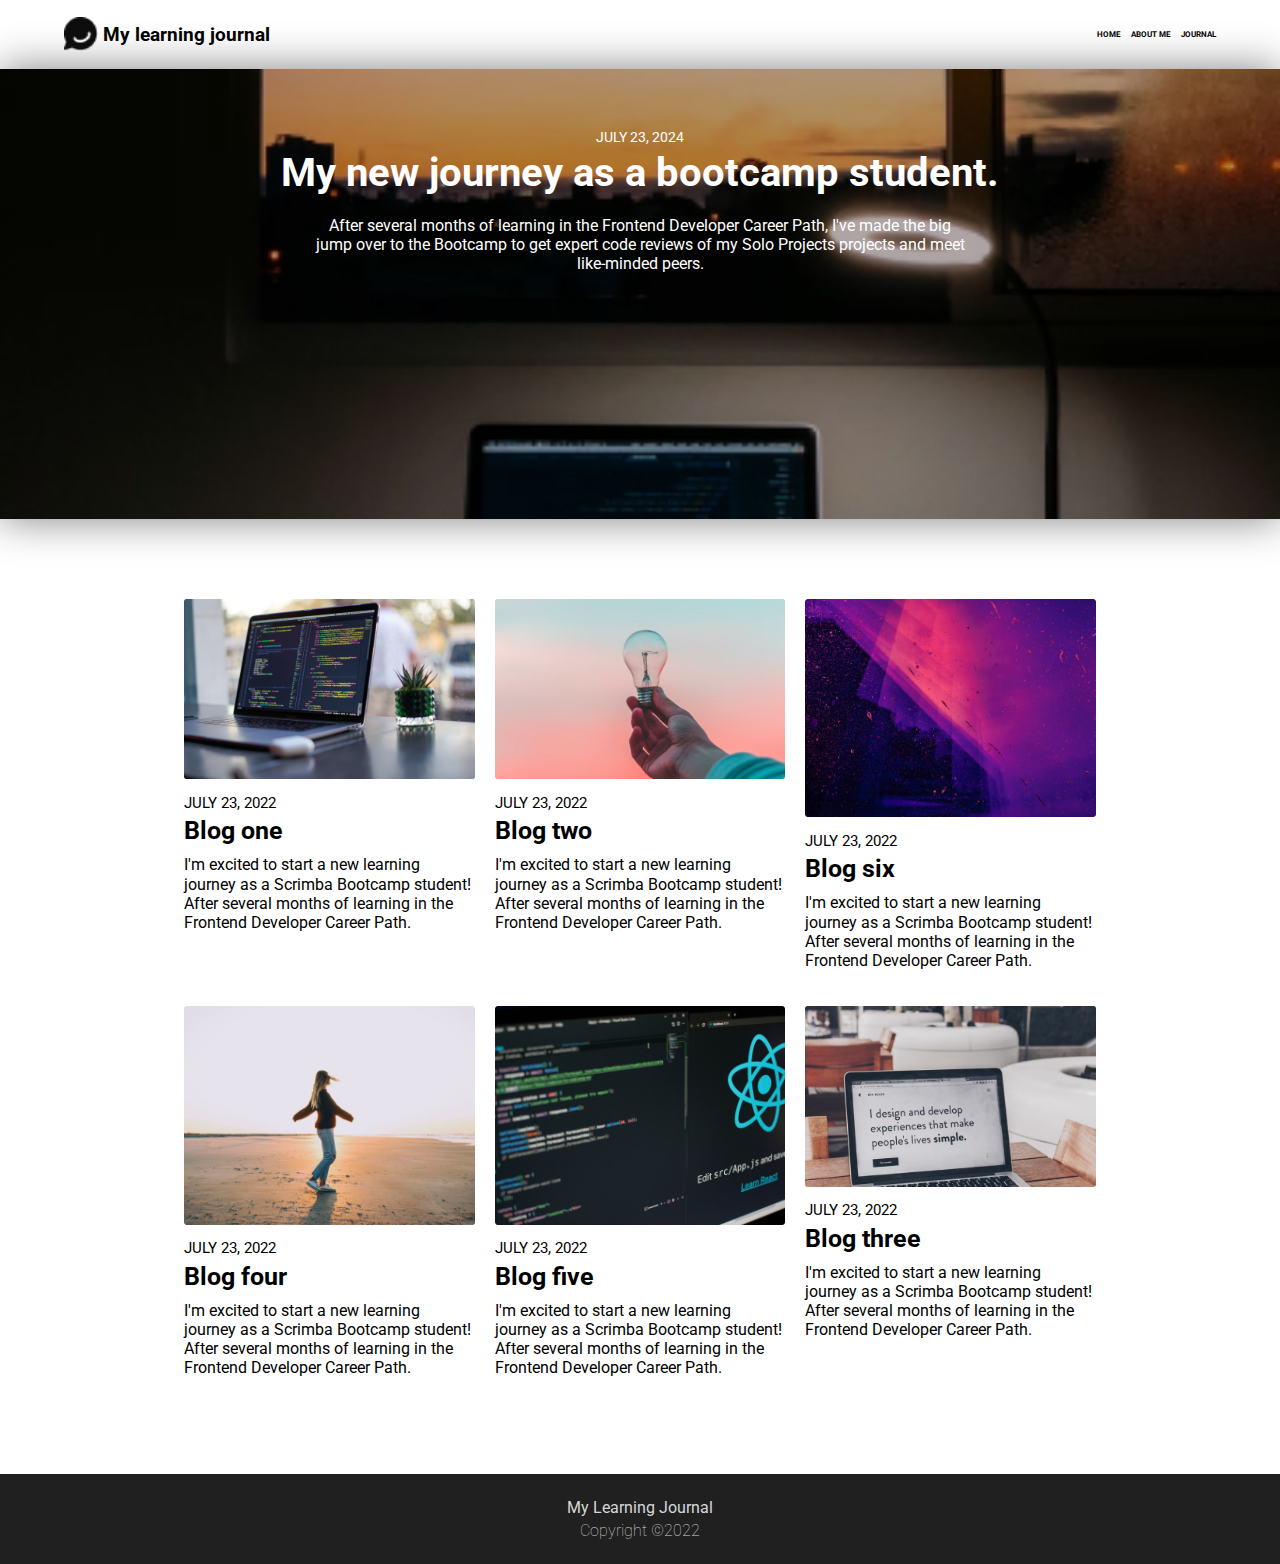
<file: index.html>
<html lang="aa">
    <head>
        <title>My Learning Journal</title>
        <meta name="viewport" content="width=device-width, initial-scale=1">
        <link rel="stylesheet" href="css/style.css">
        <link rel="preconnect" href="https://fonts.googleapis.com">
        <link rel="preconnect" href="https://fonts.gstatic.com" crossorigin>
        <link href="https://fonts.googleapis.com/css2?family=Roboto&display=swap" rel="stylesheet">
    </head>
    <body>
        <header>
            <div class="header-logo">
                <img class="header-logo-img" alt="the app logo" src="images/image%2017.png">
                <h1>My learning journal</h1>
            </div>
            <nav class="header-nav">
                <a class="header-logo-home-a" href="index.html"><strong>home</strong></a>
                <a class="header-logo-home-a" href="about_me.html"><strong>ABOUT ME</strong></a>
                <a href="second_bage.html"><strong>journal</strong></a>
            </nav>
        </header>
        <main>
            <div>
                <p class="main-div-date">JULY 23, 2024</p>
                <h1>My new journey as a bootcamp student.</h1>
                <p>After several months of learning in the Frontend Developer Career Path, I've made the big<br> jump over to the Bootcamp to get expert code reviews of my Solo Projects projects and meet<br> like-minded peers.</p>
            </div>
        </main>
        <div class="wide-s">
                <section class="c1">
                    <div class="sec-content">
                        <img class="one-hite" alt="" src="images/article-image-03.png">
                        <p class="sec-date">JULY 23, 2022</p>
                        <h1>Blog one</h1>
                        <p class="sec-div-p">I'm excited to start a new learning journey as a Scrimba Bootcamp student! After several months of learning in the Frontend Developer Career Path.</p>
                    </div>
                </section>

                <section class="c2">
                    <div class="sec-content ">
                        <img class="one-hite" alt="" src="images/article-image-02.png">
                        <p class="sec-date">JULY 23, 2022</p>
                        <h1>Blog two</h1>
                        <p class="sec-div-p">I'm excited to start a new learning journey as a Scrimba Bootcamp student! After several months of learning in the Frontend Developer Career Path.</p>
                    </div>
                </section>


                <section class="c3">
                    <div class="sec-content ">
                        <img class="one-hite"  alt="" src="images/article-image-01.png">
                        <p class="sec-date">JULY 23, 2022</p>
                        <h1>Blog three</h1>
                        <p class="sec-div-p">I'm excited to start a new learning journey as a Scrimba Bootcamp student! After several months of learning in the Frontend Developer Career Path.</p>
                    </div>
                </section>

<!--                <div id="more" class="more-blogs">-->
                        <section class="c4 b">
                            <div class="sec-content ">
                                <img class="one-hite"  alt="" src="images/blog-image-03.png">
                                <p class="sec-date">JULY 23, 2022</p>
                                <h1>Blog four</h1>
                                <p class="sec-div-p">I'm excited to start a new learning journey as a Scrimba Bootcamp student! After several months of learning in the Frontend Developer Career Path.</p>
                            </div>
                        </section>

                        <section class="c5 b">
                            <div class="sec-content ">
                                <img class="one-hite" alt="" src="images/blog-image-01.png">
                                <p class="sec-date">JULY 23, 2022</p>
                                <h1>Blog five</h1>
                                <p class="sec-div-p">I'm excited to start a new learning journey as a Scrimba Bootcamp student! After several months of learning in the Frontend Developer Career Path.</p>
                            </div>
                        </section>

                        <section class="c6 b">
                            <div class="sec-content ">
                                <img class="one-hite" alt="" src="images/blog-image-05.png">
                                <p class="sec-date">JULY 23, 2022</p>
                                <h1>Blog six</h1>
                                <p class="sec-div-p">I'm excited to start a new learning journey as a Scrimba Bootcamp student! After several months of learning in the Frontend Developer Career Path.</p>
                            </div>
                        </section>
<!--                </div>-->
        </div>
        <p id="view-more" class="view-more">View More</p>

        <footer>
            <div class="footer-div">
                <p>My Learning Journal</p>
                <p class="footer-div-p-2">Copyright &copy;2022</p>
            </div>
        </footer>

        <script src="index.js"></script>

    </body>
</html>
</file>
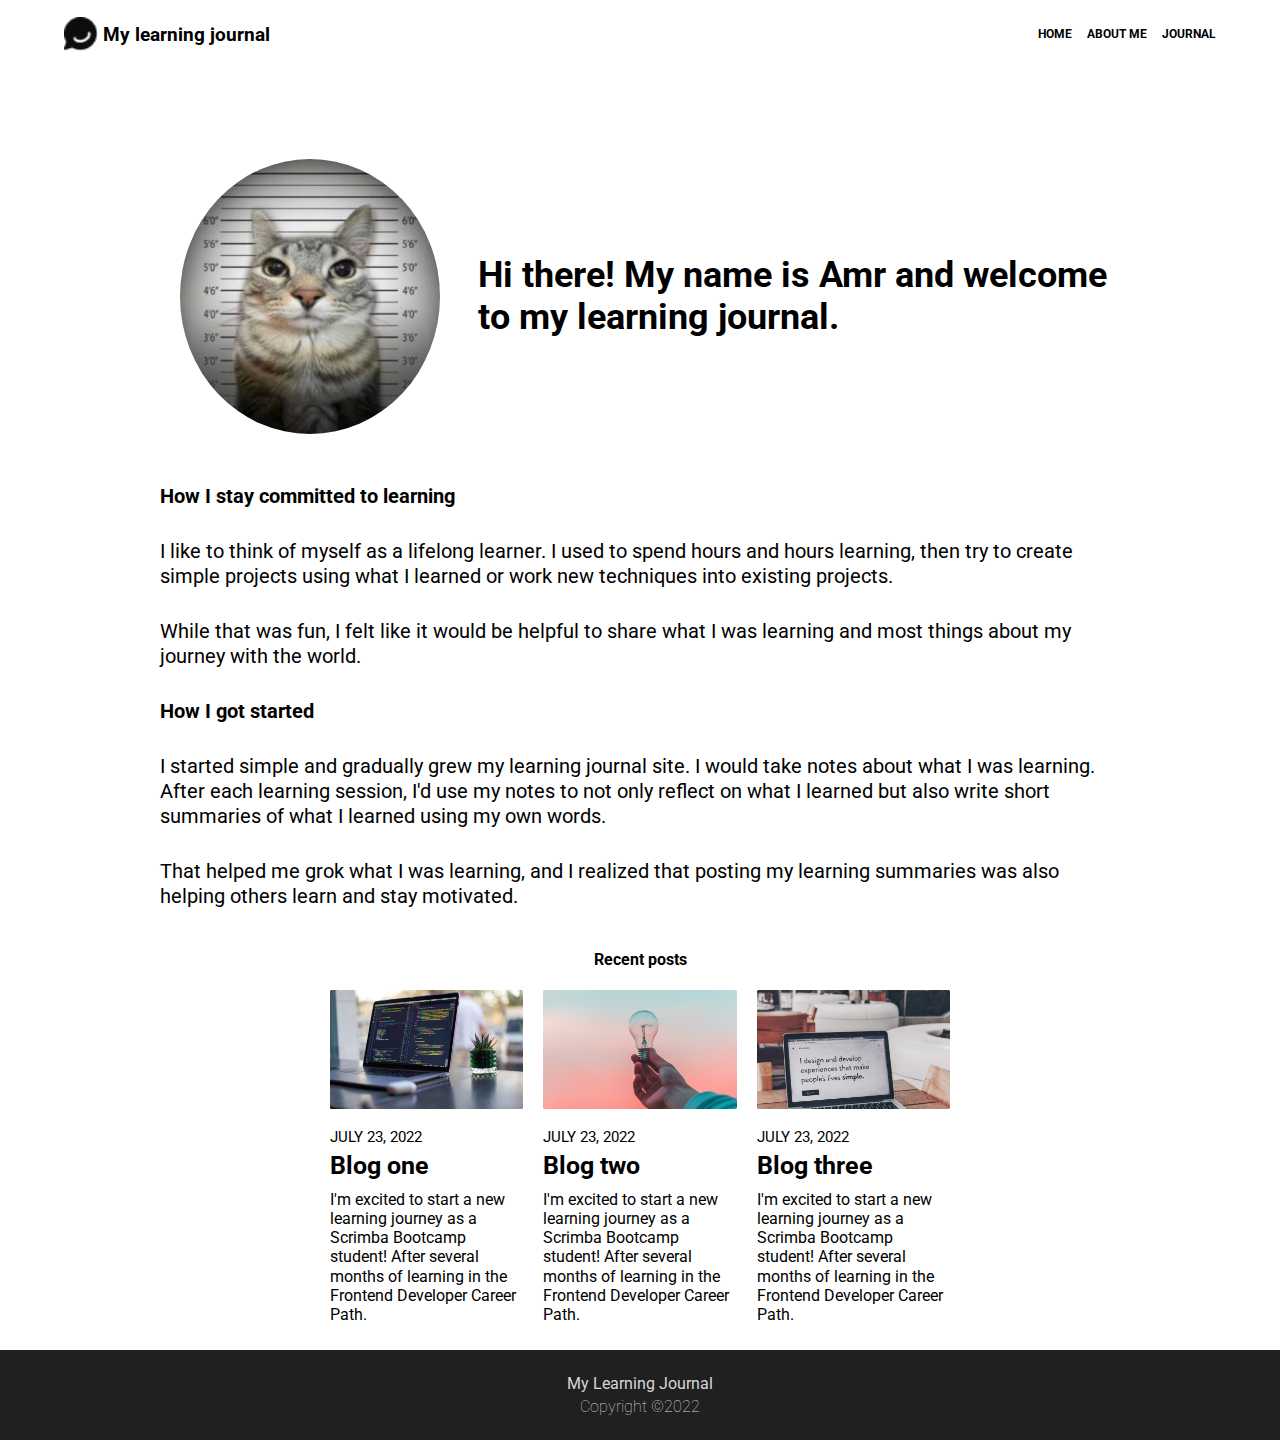
<file: about_me.html>
<!DOCTYPE html>
<html lang="en">
<head>
    <meta charset="UTF-8">
    <meta name="viewport" content="width=device-width, initial-scale=1">
    <link rel="stylesheet" href="css/about_me.css">
    <link rel="preconnect" href="https://fonts.googleapis.com">
    <link rel="preconnect" href="https://fonts.gstatic.com" crossorigin>
    <link href="https://fonts.googleapis.com/css2?family=Roboto&display=swap" rel="stylesheet">
    <title>My learning journal</title>
</head>
    <body>
    <header>
        <div class="header-logo">
            <img class="header-logo-img" alt="the app logo" src="images/image%2017.png">
            <h1>My learning journal</h1>
        </div>
        <nav class="header-nav">
            <a class="header-logo-home-a" href="index.html"><strong>home</strong></a>
            <a class="header-logo-home-a" href="about_me.html"><strong>ABOUT ME</strong></a>
            <a href="second_bage.html"><strong>journal</strong></a>
        </nav>
    </header>
    <div class="cinter">
        <div class="photo-header">
            <img class="pp-img" src="/images/image_5190187095737723780.png" alt="pp photo">
            <div>
                <h1 class="about-me-welcome">Hi there! My name is Amr and welcome to my learning journal.</h1>
                <p class="flex-p">After several months of learning in the Frontend Developer Career Path, I've made the big jump over to the Bootcamp to get expert code reviews of my Solo Projects projects and meet like-minded peers.</p>
            </div>
        </div>
        <main class="mobile-main">
            <div>
                <p>After several months of learning in the Frontend Developer Career Path, I've made the big jump over to the Bootcamp to get expert code reviews of my Solo Projects projects and meet like-minded peers.</p>
            </div>
        </main>

        <div class="main-content">
            <p class="bold"><strong>How I stay committed to learning</strong></p>
            <p class="p-light">I like to think of myself as a lifelong learner. I used to spend hours and hours learning, then try to create simple projects using what I learned or work new techniques into existing projects.</p>
            <p class="p-light">While that was fun, I felt like it would be helpful to share what I was learning and most things about my journey with the world.</p>
            <p class="bold"><strong>How I got started</strong></p>
            <p class="p-light">I started simple and gradually grew my learning journal site. I would take notes about what I was learning. After each learning session, I'd use my notes to not only reflect on what I learned but also write short summaries of what I learned using my own words.</p>
            <p class="p-light">That helped me grok what I was learning, and I realized that posting my learning summaries was also helping others learn and stay motivated.</p>
        </div>
        <h1 class="h1-res">Recent posts</h1>
    </div>
    <div class="wide-contetn">
        <section class="c1">
            <div class="sec-content">
                <img alt="" src="images/article-image-03.png">
                <p class="sec-date">JULY 23, 2022</p>
                <h1>Blog one</h1>
                <p class="sec-div-p">I'm excited to start a new learning journey as a Scrimba Bootcamp student! After several months of learning in the Frontend Developer Career Path.</p>
            </div>
        </section>

        <section class="c2">
            <div class="sec-content">
                <img alt="" src="images/article-image-02.png">
                <p class="sec-date">JULY 23, 2022</p>
                <h1>Blog two</h1>
                <p class="sec-div-p">I'm excited to start a new learning journey as a Scrimba Bootcamp student! After several months of learning in the Frontend Developer Career Path.</p>
            </div>
        </section>


        <section class="c3">
            <div class="sec-content">
                <img alt="" src="images/article-image-01.png">
                <p class="sec-date">JULY 23, 2022</p>
                <h1>Blog three</h1>
                <p class="sec-div-p">I'm excited to start a new learning journey as a Scrimba Bootcamp student! After several months of learning in the Frontend Developer Career Path.</p>
            </div>
        </section>
    </div>
        <footer>
            <div class="footer-div">
                <p>My Learning Journal</p>
                <p class="footer-div-p-2">Copyright &copy;2022</p>
            </div>
        </footer>


    </body>
</html>
</file>
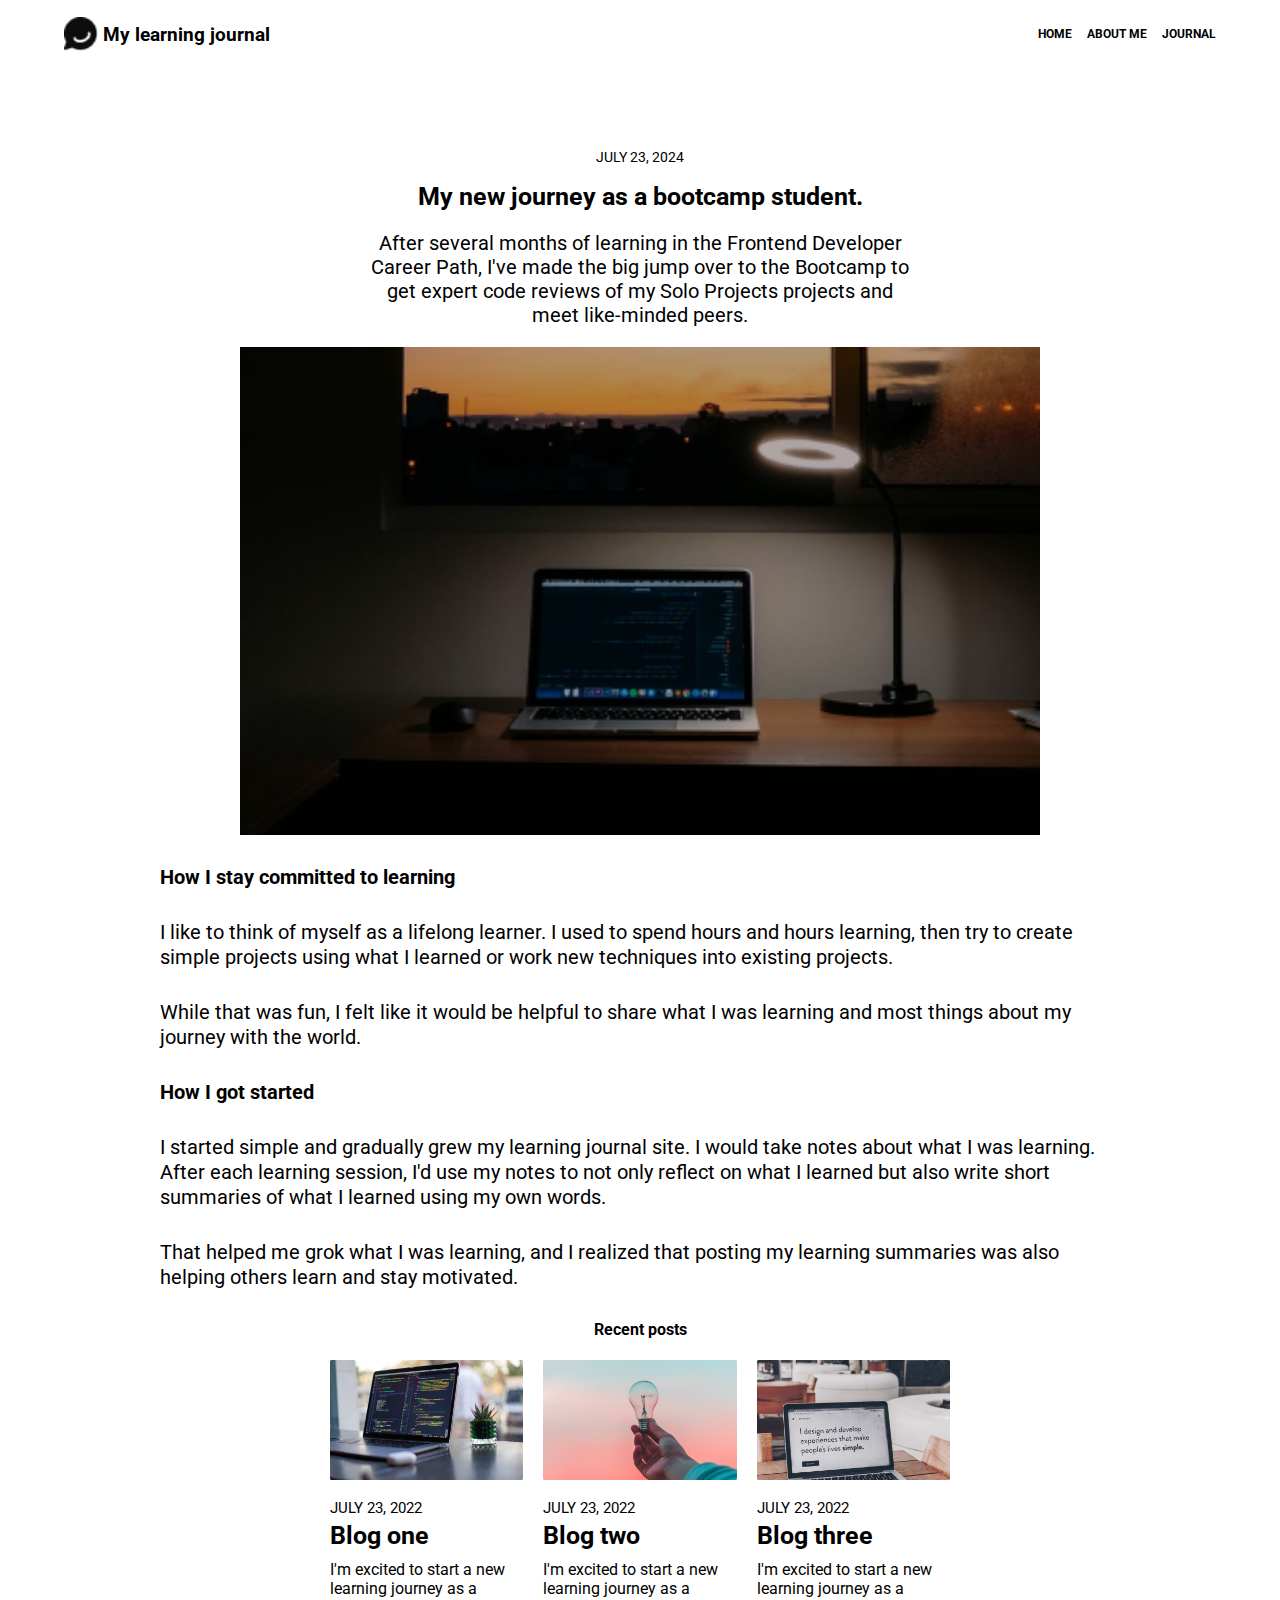
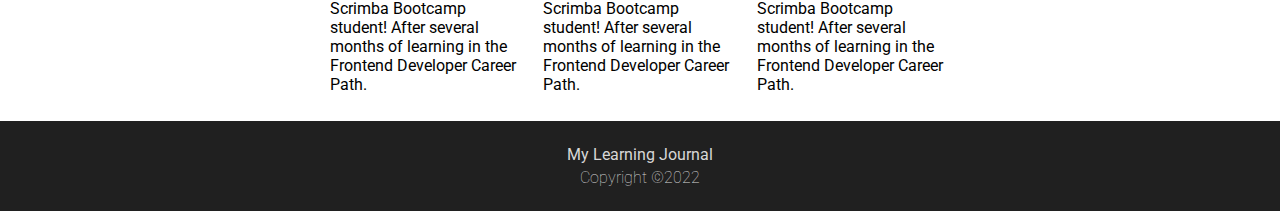
<file: second_bage.html>
<!DOCTYPE html>
<html lang="en">
<head>
    <meta charset="UTF-8">
    <meta name="viewport" content="width=device-width, initial-scale=1">
    <link rel="stylesheet" href="css/second_bage.css">
    <link rel="preconnect" href="https://fonts.googleapis.com">
    <link rel="preconnect" href="https://fonts.gstatic.com" crossorigin>
    <link href="https://fonts.googleapis.com/css2?family=Roboto&display=swap" rel="stylesheet">
    <title>My Learning Journal</title>
</head>
<body>
    <header>
        <div class="header-logo">
            <img class="header-logo-img" alt="the app logo" src="images/image%2017.png">
            <h1>My learning journal</h1>
        </div>
        <nav class="header-nav">
            <a class="header-logo-home-a" href="index.html"><strong>home</strong></a>
            <a class="header-logo-home-a" href="about_me.html"><strong>ABOUT ME</strong></a>
            <a href="second_bage.html"><strong>journal</strong></a>
        </nav>
    </header>

    <main>
        <div>
            <p class="main-div-date">JULY 23, 2024</p>
            <h1>My new journey as a bootcamp student.</h1>
            <p>After several months of learning in the Frontend Developer Career Path, I've made the big jump over to the Bootcamp to get expert code reviews of my Solo Projects projects and meet like-minded peers.</p>
        </div>
    </main>

    <div class="main-image"></div>
    <img id="main-image" class="main-image" alt="image" src="/images/article-image-hero.png">
    <div class="main-content">
        <p class="bold"><strong>How I stay committed to learning</strong></p>
        <p class="p-light">I like to think of myself as a lifelong learner. I used to spend hours and hours learning, then try to create simple projects using what I learned or work new techniques into existing projects.</p>
        <p class="p-light">While that was fun, I felt like it would be helpful to share what I was learning and most things about my journey with the world.</p>
        <p class="bold"><strong>How I got started</strong></p>
        <p class="p-light">I started simple and gradually grew my learning journal site. I would take notes about what I was learning. After each learning session, I'd use my notes to not only reflect on what I learned but also write short summaries of what I learned using my own words.</p>
        <p class="p-light">That helped me grok what I was learning, and I realized that posting my learning summaries was also helping others learn and stay motivated.</p>
    </div>
    <h1 class="h1-res">Recent posts</h1>

    <div class="wide-contetn">
        <section class="c1">
            <div class="sec-content">
                <img class="h" alt="" src="images/article-image-03.png">
                <p class="sec-date">JULY 23, 2022</p>
                <h1>Blog one</h1>
                <p class="sec-div-p">I'm excited to start a new learning journey as a Scrimba Bootcamp student! After several months of learning in the Frontend Developer Career Path.</p>
            </div>
        </section>

        <section class="c2">
            <div class="sec-content">
                <img class="h" alt="" src="images/article-image-02.png">
                <p class="sec-date">JULY 23, 2022</p>
                <h1>Blog two</h1>
                <p class="sec-div-p">I'm excited to start a new learning journey as a Scrimba Bootcamp student! After several months of learning in the Frontend Developer Career Path.</p>
            </div>
        </section>


        <section class="c3">
            <div class="sec-content">
                <img class="replace h" alt="" src="images/article-image-01.png">
                <p class="sec-date">JULY 23, 2022</p>
                <h1>Blog three</h1>
                <p class="sec-div-p">I'm excited to start a new learning journey as a Scrimba Bootcamp student! After several months of learning in the Frontend Developer Career Path.</p>
            </div>
        </section>
    </div>
    <footer>
        <div class="footer-div">
            <p>My Learning Journal</p>
            <p class="footer-div-p-2">Copyright &copy;2022</p>
        </div>
    </footer>
</body>
</html>
</file>
<file: css/style.css>
*{
    box-sizing: border-box;
}

html,
body {
    margin: 0;
    padding: 0;
    font-family:"Roboto",sans-serif;
}

/*==========
---header---
==========*/
header{
    display: flex;
    align-items: center;
    justify-content: space-between;
    padding: 0.625em;
}

.header-logo{
    width:50%;
    display:flex;
    align-items: center;
}

.header-logo h1{
    margin-left: 5px;
    font-size: 0.75rem;
}

.header-logo-img{
    height: 1.4375em;
}

/*---nav---*/

nav{
    display: flex;
    text-transform: uppercase;
}

nav a{
    font-size: 0.5rem;
    color: inherit;
    text-decoration: none;
}

.header-logo-home-a{
    margin-right: 1.25em;
}

/*===========
-----main----
=============*/

.a-main{
    text-decoration: none;
}

main{
    background-image: url("/images/article-image-hero.png");
    background-size: cover;
}

main div{
    color:white;
    padding: 0.625em;
}

.main-div-date{
    margin-top: 3.5714em;
    font-size: 0.875rem;
}

main h1{
    font-size: 1.5625rem;
}

main p{
    font-size: 4.5vw;
    line-height: 1.2;
}

/*=========
----sec----
===========*/

.sec-content{
    padding: 0.625em;
}

section div img {
    width: 100%;
    max-height: 397px;
}

section div h1{
    margin: 0;
    font-size: 1.5625rem;
}

.sec-date{
    margin-bottom: 0.3125em;
    font-size: 0.91875rem;
}

.sec-div-p{
    margin-top: 0.625em;
    line-height: 1.2;
}

/*=============
---View More---
===============*/

.view-more{
    display: block;
    text-align: center;
    font-size: 1rem;
    color: black;
    margin: 1.6875em auto 2.125em auto;
    border-bottom: black solid 2px;
    width: 100px;
}

.b{
    display: none;
}



/*===========
---footer---
============*/

.footer-div{
    background-color: #202020;
    width: 100%;
    height: 10vh;
    display: flex;
    flex-direction: column;
    justify-content: center;
    align-items: center;
}

.footer-div p{
    margin: 2px;
    color: #D7D7D7;
}

.footer-div-p-2{
    font-weight: 10;
}


/*===============
---media query---
=================*/

@media (min-width: 768px) {

    /*==============
    -----header-----
    ================*/

    header{
        padding: 0.625em 4em;
    }

    .header-logo img{
        width: 34px;
        height:34px;
    }

    .header-logo h1{
        font-size: 1.2rem;
    }

    /*===================
    -------main---------
    ===================*/

    .main-div-date{
        margin-bottom: 0;
    }

    main{
        width: 100%;
        max-width: 1500px;
        box-shadow: 0 0 40px gray;
        height: 50vh;
        text-align: center;
        background-size: cover;
        margin: 0 auto;
    }


    main h1{
        margin-top: 3px;
        margin-bottom: 0;
        font-size: 2.5rem;
    }
    main p{
        margin-top: 20px;
        font-size: 1rem;
    }

    .more-blogs{
        display: block;
    }

    .view-more{
        display: none;
    }

    /*=============
    -----blogs----
    ==============*/

    .b{
        display: block;
    }


    .wide-s{
        display: grid;
        padding: 70px;
        grid-template-columns: repeat(11, 1fr);
        grid-template-rows: repeat(2, 1fr);
    }

    .main-wide-s{
        outline: black solid 2px;
    }


    .c1{
        grid-column: 2/5;
    }

    .c2{
        grid-column: 5/8;
    }
    .c6{
        grid-column: 8/11;
        grid-row: 1;
    }

    .c4{
        grid-row: 2;
        grid-column: 2/5;
    }
    .c5{
        grid-row: 2;
        grid-column: 5/8;
    }
    .c3{
        grid-row: 2;
        grid-column: 8/11;
    }
}
</file>
<file: css/about_me.css>
*{
    box-sizing: border-box;
}

html,
body {
    margin: 0;
    padding: 0;
    font-family:"Roboto",sans-serif;
}

/*==========
---header---
==========*/
header{
    display: flex;
    align-items: center;
    justify-content: space-between;
    padding: 0.625em;
}

.header-logo{
    width:50%;
    display:flex;
    align-items: center;
}

.header-logo h1{
    margin-left: 5px;
    font-size: 0.75rem;
}

.header-logo img{
}

.header-logo-img{
    height: 1.4375em;
}

/*---nav---*/

nav{
    display: flex;
    text-transform: uppercase;
}

nav a{
    font-size: 0.75rem;
    color: inherit;
    text-decoration: none;
}

.header-logo-home-a{
    margin-right: 1.25em;
}

/*==========
----img----
===========*/

.pp-img{
    width: 182px;
    padding: 1.25em;
    border-radius: 50%;
}

/*==========
----main----
============*/

.about-me-welcome{
    padding: 0.5em;
    font-size: 8vw;
    max-font-size: 9vw;
}

main div{
    padding: 1.25em;
}

.main-div-date{
    font-size: 0.875rem;
}

main h1{
    font-size: 1.5625rem;
}

main p{
    font-size: 4.5vw;
    line-height: 1.2;
}

.flex-p{
    display: none;
}

/*---image---*/

.main-image{
    border-radius: 1.5625em;
    padding: 0.75em;
    width: 100%;
}

/*===========
------p------
=============*/

.main-content{
    margin-top: 0;
    padding: 0.625em;
    line-height: 1.25;
    font-size: 5.5vw;
    max-font-size: 6vw;
}

.bold{
    margin: 1.5em 0;
}

.p-light{
    margin: 0 0 1.5em 0;
}

/*==================
----Recent posts----
==================*/
.h1-res{
    text-align: center;
    font-size: 1rem;
}


.sec-content{
    padding: 0.625em;
}

section div img{
    width: 100%;
}

section div h1{
    margin: 0;
    font-size: 1.5625rem;
}

.sec-date{
    margin-bottom: 0.3125em;
    font-size: 0.91875rem;
}

.sec-div-p{
    margin-top: 0.625em;
    line-height: 1.2;
}


/*==============
-----footer-----
===============*/


.footer-div{
    background-color: #202020;
    width: 100%;
    height: 10vh;
    display: flex;
    flex-direction: column;
    justify-content: center;
    align-items: center;
}

.footer-div p{
    margin: 2px;
    color: #D7D7D7;
}

.footer-div-p-2{
    font-weight: 10;
}


@media (min-width: 768px) {

    /*==============
    -----header-----
    ================*/

    header{
        padding: 0.625em 4em;
    }


    .header-logo img{
        width: 34px;
        height:34px;
    }

    .header-logo h1 {
        font-size: 1.2rem;
    }

    .pp-img{
        width: 300px;
    }

    .cinter{
        margin: auto;
        display: flex;
        flex-direction: column;
        align-items: center;
    }

    .about-me-welcome{
        font-size: 36px;
        margin: 0;
    }
    .flex-p{
        margin: 0;
    }
    .photo-header{
        display: flex;
        align-items: center;
        justify-content: start;
        width: 1000px;
        margin-left: 40px;
        margin-top: 70px;
    }
    .mobile-main{
        display: none;
    }
    main div p{
        font-size: 20px;
    }

    .main-content{
        margin-top: 0;
        padding: 0 8em;
        line-height: 1.25;
        font-size: 20px;
        max-font-size: 6vw;
    }

    .p-light,
    .bold{
        display: block;
        max-width: 1000px;
    }


    .wide-contetn{
        display: grid;
        grid-template-columns: repeat(12, 1fr);
    }

    .c1 {
        grid-column: 4/6;
    }
    .c2{
        grid-column: 6/8;
    }
    .c3{
        grid-column: 8/10;
    }

}
</file>
<file: css/second_bage.css>
*{
    box-sizing: border-box;
}

html,
body {
    margin: 0;
    padding: 0;
    font-family:"Roboto",sans-serif;
}

/*==========
---header---
==========*/


header{
    display: flex;
    align-items: center;
    justify-content: space-between;
    padding: 0.625em;
}

.header-logo{
    width:50%;
    display:flex;
    align-items: center;
}

.header-logo h1{
    margin-left: 5px;
    font-size: 0.75rem;
}

.header-logo img{
}

.header-logo-img{
    height: 1.4375em;
}

/*----nav----*/

nav{
    display: flex;
    text-transform: uppercase;
}

nav a{
    font-size: 0.75rem;
    color: inherit;
    text-decoration: none;
}

.header-logo-home-a{
    margin-right: 1.25em;
}


/*============
-----main-----
=============*/


main div{
    padding: 0.625em;
}

.main-div-date{
    font-size: 0.875rem;
}

main h1{
    font-size: 1.5625rem;
}

main p{
    font-size: 4.5vw;
    line-height: 1.2;
}

/*---image---*/

.main-image{
    border-radius: 1.5625em;
    padding: 0.75em;
    width: 100%;
}

/*===========
------p------
=============*/

.main-content{
    margin-top: 0;
    padding: 0.625em;
    line-height: 1.25;
    font-size: 5.5vw;
    max-font-size: 6vw;
}

.bold{
    margin: 1.5em 0;
}

.p-light{
    margin: 0 0 1.5em 0;
}

/*==================
----Recent posts----
==================*/
.h1-res{
    text-align: center;
    font-size: 1rem;
}


.sec-content{
    padding: 0.625em;
}

section div img{
    width: 100%;
    max-height: 397px;
}

div section div h1{
    margin: 0;
    font-size: 1.5625rem;
}

.sec-date{
    margin-bottom: 0.3125em;
    font-size: 0.91875rem;
}

.sec-div-p{
    margin-top: 0.625em;
    line-height: 1.2;
}


/*==============
-----footer-----
===============*/


.footer-div{
    background-color: #202020;
    width: 100%;
    height: 10vh;
    display: flex;
    flex-direction: column;
    justify-content: center;
    align-items: center;
}

.footer-div p{
    margin: 2px;
    color: #D7D7D7;
}

.footer-div-p-2{
    font-weight: 10;
}



@media (min-width: 768px) {

    /*==============
    -----header-----
    ================*/

    header{
        padding: 0.625em 4em;
    }

    .header-logo img{
        width: 34px;
        height:34px;
    }

    .header-logo h1{
        font-size: 1.2rem;
    }


    /*===============
    --------main----
    ================*/

    main div{
        margin-top: 80px;
        padding: 0 8em;
    }

    .main-div-date{
        font-size: 0.875rem;
    }

    .main-image{
        background-image: url("/images/article-image-hero.png");
        background-size: cover;
        border-radius: 0;
        max-width: 800px;
        height: 488px;
        display: block;
        margin: auto;
    }

    main{
        text-align: center;
        max-width: 800px;
        margin: auto;
    }

    main p{
        font-size: 20px;
        line-height: 1.2;
    }

    .main-content{
        margin-top: 0;
        padding: 0 8em;
        line-height: 1.25;
        font-size: 20px;
        max-font-size: 6vw;
    }

    .p-light,
    .bold{
        display: block;
        margin: 1.5em auto;
        max-width: 1000px;
    }


    .wide-contetn{
        display: grid;
        grid-template-columns: repeat(12, 1fr);
    }

    .c1 {
        grid-column: 4/6;
    }
    .c2{
        grid-column: 6/8;
    }
    .c3{
        grid-column: 8/10;
    }

    #main-image{
        display:none;
    }

}
</file>
